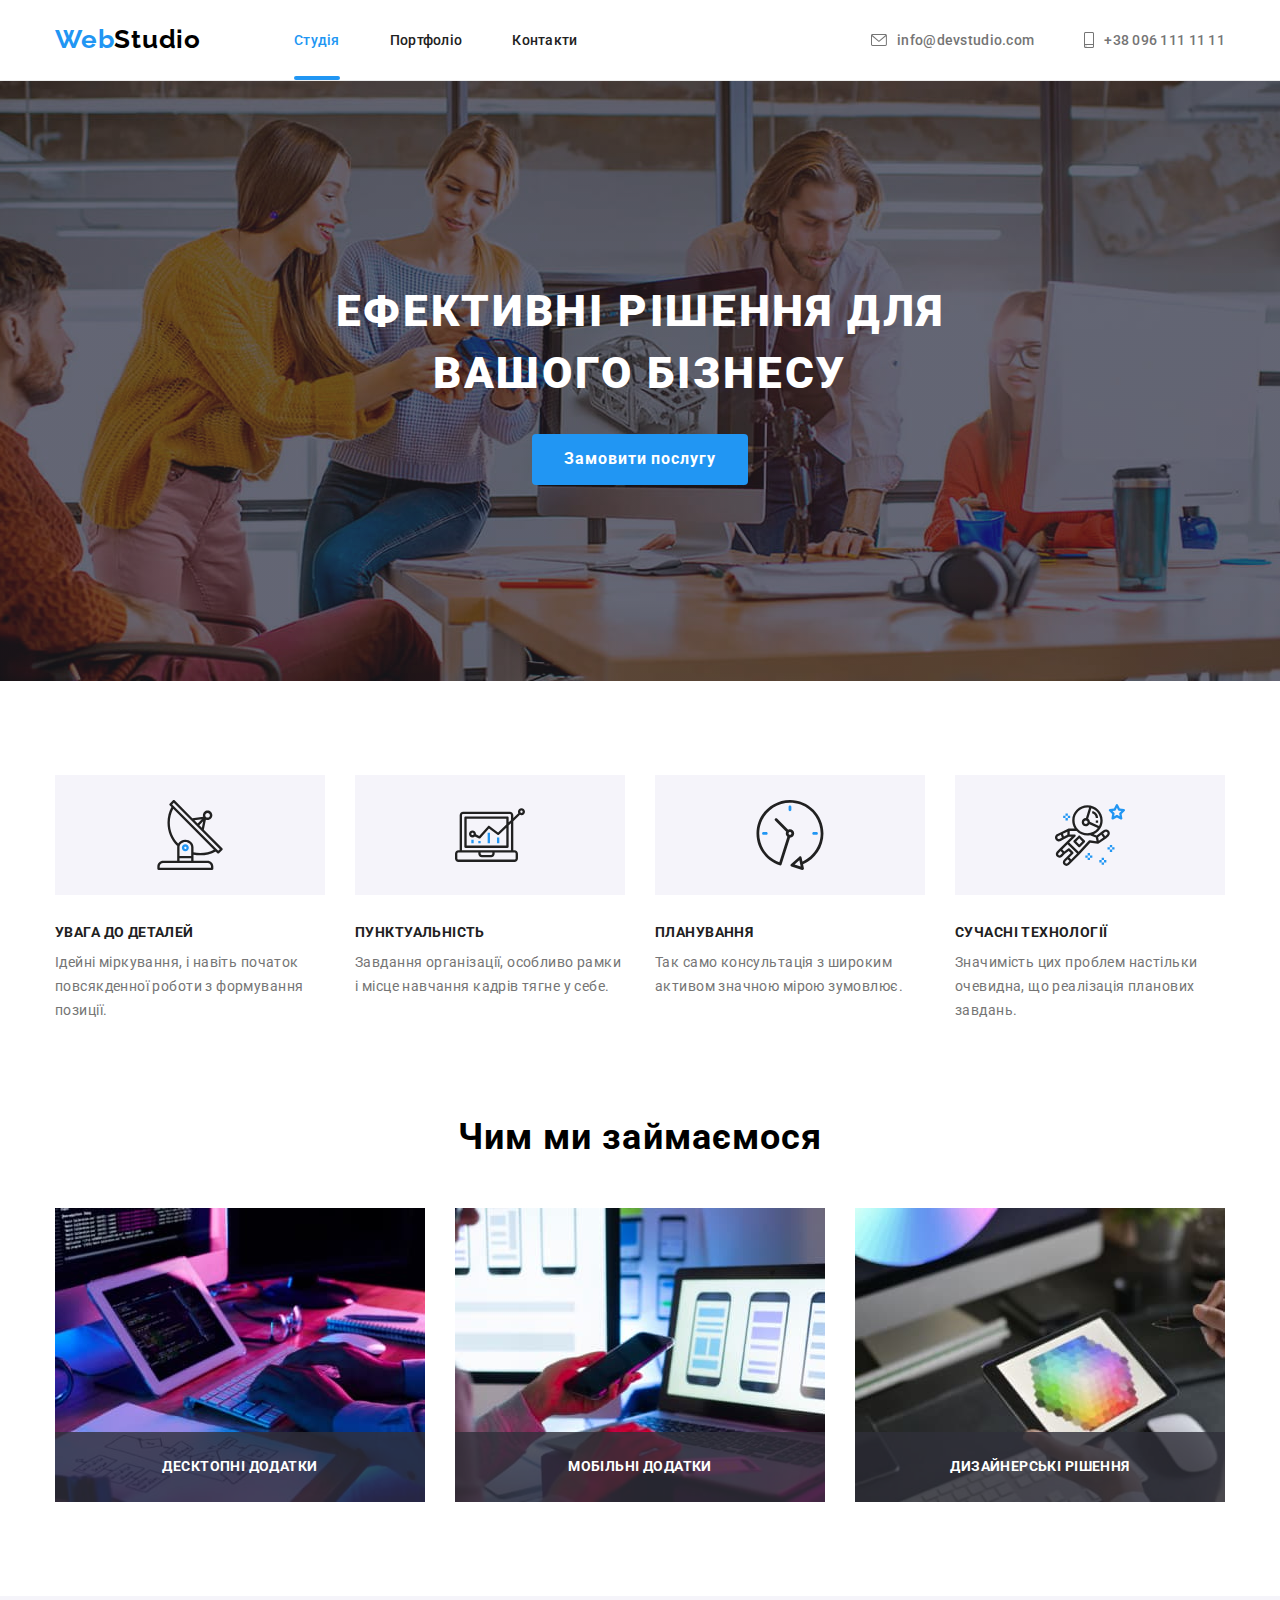
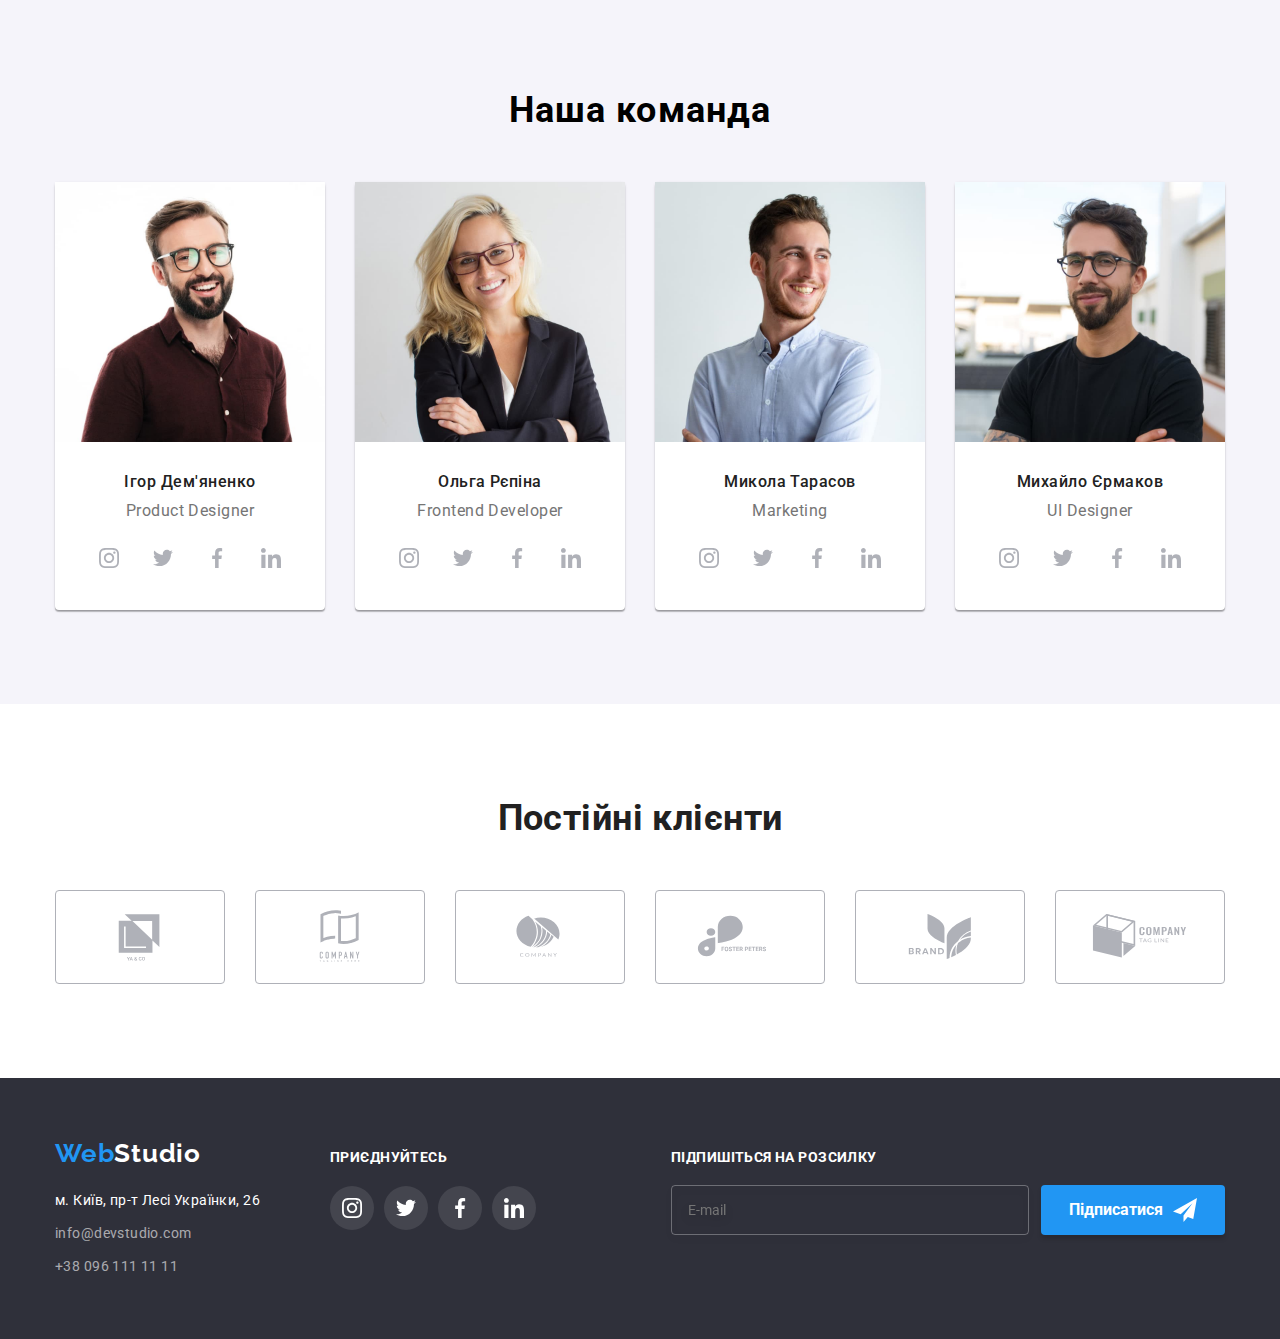
<file: index.html>
<!DOCTYPE html>
<html lang="uk">
  <head>
    <meta charset="UTF-8" />
    <meta http-equiv="X-UA-Compatible" content="IE=edge" />
    <meta name="viewport" content="width=device-width, initial-scale=1.0" />
    <title>WebStudio</title>

    <link rel="preconnect" href="https://fonts.googleapis.com" />
    <link rel="preconnect" href="https://fonts.gstatic.com" crossorigin />
    <link
      href="https://fonts.googleapis.com/css2?family=Raleway:wght@700&family=Roboto:wght@400;500;700;900&display=swap"
      rel="stylesheet"
    />

    <link
      rel="stylesheet"
      href="https://cdnjs.cloudflare.com/ajax/libs/modern-normalize/1.1.0/modern-normalize.min.css"
    />
    <link rel="stylesheet" href="./css/main.min.css">
  </head>
  <body>
    <!-- хeдер -->

    <header class="header">
      <div class="container site-nav">
        <nav class="nav">
          <a href="./index.html" class="logo logo--nav">
            <span class="logo logo--accent">Web</span>Studio
          </a>
          <ul class="nav-list">
            <li class="nav-list__item">
              <a href="./index.html" class="nav-list__link nav-list__link--current">Студія</a>
            </li>
            <li class="nav-list__item">
              <a href="./portfolio.html" class="nav-list__link">Портфоліо</a>
            </li>
            <li class="nav-list__item"><a href="" class="nav-list__link">Контакти</a></li>
          </ul>
        </nav>

        <ul class="contact-list">
          <li class="contact-list__item">
            <a href="mailto:info@devstudio.com" class="contact-list__link">
              <svg class="contact-list__icon" width="16px" height="12px">
                <use href="./images/symbol-defs.svg#icon-envelope"></use>
              </svg>
              info@devstudio.com</a
            >
          </li>
          <li class="contact-list__item">
            <a href="tel:+380961111111" class="contact-list__link">
              <svg class="contact-list__icon" width="10px" height="16px">
                <use href="./images/symbol-defs.svg#icon-smartphone"></use>
              </svg>
              +38 096 111 11 11</a
            >
          </li>
        </ul>
      </div>
    </header>

    <main>
      <!-- герой -->

      <section class="hero">
        <div class="container">
          <h1 class="hero__title">Ефективні рішення для вашого бізнесу</h1>
          <button type="button" class="hero__button" data-modal-open>Замовити послугу</button>
        </div>
      </section>
      <!--переваги -->

      <section class="section">
        <div class="container">
          <h2 class="visual-hiden">Переваги</h2>
          <ul class="benefits">
            <li class="benefits-list__item">
              <div class="benefits-card">
                <svg width="70px" height="70px">
                  <use href="./images/symbol-defs.svg#icon-antenna"></use>
                </svg>
              </div>
              <h3 class="benefits-card__title">Увага до деталей</h3>
              <p class="benefits-card__text">
                Ідейні міркування, і навіть початок повсякденної роботи з формування позиції.
              </p>
            </li>
            <li class="benefits-list__item">
              <div class="benefits-card">
                <svg width="70px" height="70px">
                  <use href="./images/symbol-defs.svg#icon-diagram"></use>
                </svg>
              </div>

              <h3 class="benefits-card__title">Пунктуальність</h3>
              <p class="benefits-card__text">
                Завдання організації, особливо рамки і місце навчання кадрів тягне у себе.
              </p>
            </li>
            <li class="benefits-list__item">
              <div class="benefits-card">
                <svg width="70px" height="70px">
                  <use href="./images/symbol-defs.svg#icon-clock"></use>
                </svg>
              </div>

              <h3 class="benefits-card__title">Планування</h3>
              <p class="benefits-card__text">
                Так само консультація з широким активом значною мірою зумовлює.
              </p>
            </li>
            <li class="benefits-list__item">
              <div class="benefits-card">
                <svg width="70px" height="70px">
                  <use href="./images/symbol-defs.svg#icon-astronaut"></use>
                </svg>
              </div>

              <h3 class="benefits-card__title">Сучасні технології</h3>
              <p class="benefits-card__text">
                Значимість цих проблем настільки очевидна, що реалізація планових завдань.
              </p>
            </li>
          </ul>
        </div>
      </section>

      <!-- Чим ми займаємося-->

      <section class="section section--no-padding">
        <div class="container">
          <h2 class="section__title">Чим ми займаємося</h2>
          <ul class="work-list">
            <li class="work-list__thumb">
              <img src="./images/workimg1.jpg" alt="Работа за комп'ютером" width="370" />
              <p class="work-list__descriprion">Десктопні додатки</p>
            </li>
            <li class="work-list__thumb">
              <img src="./images/workimg2.jpg" alt="Работа за телефоном" width="370" />
              <p class="work-list__descriprion">Мобільні додатки</p>
            </li>
            <li class="work-list__thumb">
              <img src="./images/workimg3.jpg" alt="Работа за планшетом" width="370" />
              <p class="work-list__descriprion">Дизайнерські рішення</p>
            </li>
          </ul>
        </div>
      </section>

      <!-- команда -->

      <section class="section section-team">
        <div class="container">
          <h2 class="section__title">Наша команда</h2>
          <ul class="team-list">
            <li class="team-list__card">
              <img src="./images/teamimg1.jpg" alt="Ігор Дем'яненко" width="270" />
              <div class="team-list__description">
                <h3 class="team-list__subtitle">Ігор Дем'яненко</h3>
                <p class="team-list__position">Product Designer</p>

                <ul class="social">
                  <li class="social__item">
                    <a class="social__link social__link--team" href="">
                      <svg class="social__icon social__icon--team" width="20px" height="20px">
                        <use href="./images/symbol-defs.svg#icon-instagram"></use>
                      </svg>
                    </a>
                  </li>
                  <li class="social__item">
                    <a class="social__link social__link--team" href="">
                      <svg class="social__icon social__icon--team" width="20px" height="20px">
                        <use href="./images/symbol-defs.svg#icon-twitter"></use>
                      </svg>
                    </a>
                  </li>
                  <li class="social__item">
                    <a class="social__link social__link--team" href="">
                      <svg class="social__icon social__icon--team" width="20px" height="20px">
                        <use href="./images/symbol-defs.svg#icon-facebook"></use>
                      </svg>
                    </a>
                  </li>
                  <li class="social__item">
                    <a class="social__link social__link--team" href="">
                      <svg class="social__icon social__icon--team" width="20px" height="20px">
                        <use href="./images/symbol-defs.svg#icon-linkedin"></use>
                      </svg>
                    </a>
                  </li>
                </ul>
              </div>
            </li>
            <li class="team-list__card">
              <img src="./images/teamimg2.jpg" alt="Ольга Рєпіна" width="270" />
              <div class="team-list__description">
                <h3 class="team-list__subtitle">Ольга Рєпіна</h3>
                <p class="team-list__position">Frontend Developer</p>

                 <ul class="social">
                  <li class="social__item">
                    <a class="social__link social__link--team" href="">
                      <svg class="social__icon social__icon--team" width="20px" height="20px">
                        <use href="./images/symbol-defs.svg#icon-instagram"></use>
                      </svg>
                    </a>
                  </li>
                  <li class="social__item">
                    <a class="social__link social__link--team" href="">
                      <svg class="social__icon social__icon--team" width="20px" height="20px">
                        <use href="./images/symbol-defs.svg#icon-twitter"></use>
                      </svg>
                    </a>
                  </li>
                  <li class="social__item">
                    <a class="social__link social__link--team" href="">
                      <svg class="social__icon social__icon--team" width="20px" height="20px">
                        <use href="./images/symbol-defs.svg#icon-facebook"></use>
                      </svg>
                    </a>
                  </li>
                  <li class="social__item">
                    <a class="social__link social__link--team" href="">
                      <svg class="social__icon social__icon--team" width="20px" height="20px">
                        <use href="./images/symbol-defs.svg#icon-linkedin"></use>
                      </svg>
                    </a>
                  </li>
                </ul>
              </div>
            </li>
            <li class="team-list__card">
              <img src="./images/teamimg3.jpg" alt="Микола Тарасов" width="270" />
              <div class="team-list__description">
                <h3 class="team-list__subtitle">Микола Тарасов</h3>
                <p class="team-list__position">Marketing</p>

                 <ul class="social">
                  <li class="social__item">
                    <a class="social__link social__link--team" href="">
                      <svg class="social__icon social__icon--team" width="20px" height="20px">
                        <use href="./images/symbol-defs.svg#icon-instagram"></use>
                      </svg>
                    </a>
                  </li>
                  <li class="social__item">
                    <a class="social__link social__link--team" href="">
                      <svg class="social__icon social__icon--team" width="20px" height="20px">
                        <use href="./images/symbol-defs.svg#icon-twitter"></use>
                      </svg>
                    </a>
                  </li>
                  <li class="social__item">
                    <a class="social__link social__link--team" href="">
                      <svg class="social__icon social__icon--team" width="20px" height="20px">
                        <use href="./images/symbol-defs.svg#icon-facebook"></use>
                      </svg>
                    </a>
                  </li>
                  <li class="social__item">
                    <a class="social__link social__link--team" href="">
                      <svg class="social__icon social__icon--team" width="20px" height="20px">
                        <use href="./images/symbol-defs.svg#icon-linkedin"></use>
                      </svg>
                    </a>
                  </li>
                </ul>
              </div>
            </li>
            <li class="team-list__card">
              <img src="./images/teamimg4.jpg" alt="Михайло Єрмаков" width="270" />
              <div class="team-list__description">
                <h3 class="team-list__subtitle">Михайло Єрмаков</h3>
                <p class="team-list__position">UI Designer</p>

                <ul class="social">
                  <li class="social__item">
                    <a class="social__link social__link--team" href="">
                      <svg class="social__icon social__icon--team" width="20px" height="20px">
                        <use href="./images/symbol-defs.svg#icon-instagram"></use>
                      </svg>
                    </a>
                  </li>
                  <li class="social__item">
                    <a class="social__link social__link--team" href="">
                      <svg class="social__icon social__icon--team" width="20px" height="20px">
                        <use href="./images/symbol-defs.svg#icon-twitter"></use>
                      </svg>
                    </a>
                  </li>
                  <li class="social__item">
                    <a class="social__link social__link--team" href="">
                      <svg class="social__icon social__icon--team" width="20px" height="20px">
                        <use href="./images/symbol-defs.svg#icon-facebook"></use>
                      </svg>
                    </a>
                  </li>
                  <li class="social__item">
                    <a class="social__link social__link--team" href="">
                      <svg class="social__icon social__icon--team" width="20px" height="20px">
                        <use href="./images/symbol-defs.svg#icon-linkedin"></use>
                      </svg>
                    </a>
                  </li>
                </ul>
              </div>
            </li>
          </ul>
        </div>
      </section>

      <!-- клієнти -->

      <section class="section">
        <div class="container">
          <h2 class="clients-title">Постійні клієнти</h2>
          <ul class="clients-list">
            <li class="clients-list__item">
              <a class="clients-list__link" href="">
                <svg class="clients-list__icon" width="106px" height="60px">
                  <use href="./images/symbol-defs.svg#icon-company-one"></use>
                </svg>
              </a>
            </li>
            <li class="clients-list__item">
              <a class="clients-list__link" href="">
                <svg class="clients-list__icon" width="106px" height="60px">
                  <use href="./images/symbol-defs.svg#icon-company-two"></use>
                </svg>
              </a>
            </li>
            <li class="clients-list__item">
              <a class="clients-list__link" href="">
                <svg class="clients-list__icon" width="106px" height="60px">
                  <use href="./images/symbol-defs.svg#icon-company-three"></use>
                </svg>
              </a>
            </li>
            <li class="clients-list__item">
              <a class="clients-list__link" href="">
                <svg class="clients-list__icon" width="106px" height="60px">
                  <use href="./images/symbol-defs.svg#icon-company-four"></use>
                </svg>
              </a>
            </li>
            <li class="clients-list__item">
              <a class="clients-list__link" href="">
                <svg class="clients-list__icon" width="106px" height="60px">
                  <use href="./images/symbol-defs.svg#icon-company-five"></use>
                </svg>
              </a>
            </li>
            <li class="clients-list__item">
              <a class="clients-list__link" href="">
                <svg class="clients-list__icon" width="106px" height="60px">
                  <use href="./images/symbol-defs.svg#icon-company-six"></use>
                </svg>
              </a>
            </li>
          </ul>
        </div>
      </section>
    </main>

    <!-- футер -->

    <footer class="footer">
      <div class="container container--footer">
        <div class="address">
          <a href="./index.html" class="logo logo--footer">
            <span class="logo logo--accent">Web</span>Studio
          </a>
          <address>
            <ul class="footer__list">
              <li class="footer__item">
                <a
                  href="https://goo.gl/maps/CPtrU1FHBa2aNyZL9"
                  target="_blank"
                  rel="noopener noreferrer nofollow"
                  class="footer__address"
                >
                  м. Київ, пр-т Лесі Українки, 26
                </a>
              </li>
              <li class="footer__item">
                <a href="mailto:info@devstudio.com" class="footer__link">info@devstudio.com</a>
              </li>
              <li class="footer__item">
                <a href="tel:+380961111111" class="footer__link">+38 096 111 11 11</a>
              </li>
            </ul>
          </address>
        </div>

        <div>
          <p class="social-title">Приєднуйтесь</p>
          <ul class="social">
            <li class="social__item">
              <a class="social__link" href="">
                <svg class="social__icon" width="20px" height="20px">
                  <use href="./images/symbol-defs.svg#icon-instagram"></use>
                </svg>
              </a>
            </li>
            <li class="social__item">
              <a class="social__link" href="">
                <svg class="social__icon" width="20px" height="20px">
                  <use href="./images/symbol-defs.svg#icon-twitter"></use>
                </svg>
              </a>
            </li>
            <li class="social__item">
              <a class="social__link" href="">
                <svg class="social__icon" width="20px" height="20px">
                  <use href="./images/symbol-defs.svg#icon-facebook"></use>
                </svg>
              </a>
            </li>
            <li class="social__item">
              <a class="social__link" href="">
                <svg class="social__icon" width="20px" height="20px">
                  <use href="./images/symbol-defs.svg#icon-linkedin"></use>
                </svg>
              </a>
            </li>
          </ul>
        </div>

        <div class="subscribtion">
          <p class="subscribtion__title">Підпишіться на розсилку</p>

          <form class="subscribtion__form">
            <label for="mail"></label>
            <input class="subscribtion__input" type="email" name="mail" id="mail" placeholder="E-mail" required />

            <button class="subscribtion__button" type="submit">
              Підписатися
              <svg class="subscribtion__icon" width="24px" height="24px">
                <use href="./images/symbol-defs.svg#icon-icon-send"></use>
              </svg>
            </button>
          </form>
        </div>
      </div>
    </footer>

    <!-- модалка -->

    <div class="backdrop is-hidden" data-modal>
      <div class="modal">
        <button data-modal-close class="modal__close-button" type="button">
          <svg width="18px" height="18px">
            <use href="./images/symbol-defs.svg#icon-close-black"></use>
          </svg>
        </button>

        <form class="form">
          <p class="form__title">Залиште свої дані, ми вам передзвонимо</p>

          <label class="form-field">
            <span class="form-field__label">Ім'я</span>
            <input class="form-field__input" type="text" name="name" required />

            <svg class="form-field__icon" width="18px" height="18px">
              <use href="./images/symbol-defs.svg#icon-person-black"></use>
            </svg>
          </label>

          <label class="form-field">
            <span class="form-field__label">Телефон</span>
            <input class="form-field__input" type="tel" name="tel" required />
            <svg class="form-field__icon" width="18px" height="18px">
              <use href="./images/symbol-defs.svg#icon-phone-black"></use>
            </svg>
          </label>

          <label class="form-field">
            <span class="form-field__label">Пошта</span>
            <input class="form-field__input" type="email" name="mail" required />
            <svg class="form-field__icon" width="18px" height="18px">
              <use href="./images/symbol-defs.svg#icon-email-black"></use>
            </svg>
          </label>

          <div class="form-textarea">
            <label class="form-textarea__label" for="comment">Коментар</label>
            <textarea class="form-textarea__field" name="comment" id="comment" placeholder="Введідь текст"></textarea>
          </div>

          <label class="checkbox">
            <input class="checkbox__input" type="checkbox" name="agreement" />
            <span class="checkbox__icon"></span>
            Погоджуюся з розсилкою та приймаю
            <a class="checkbox__link" href="">Умови договору</a>
          </label>

          <button class="button form__button" type="submit">Відправити</button>
        </form>
      </div>
    </div>

    <script src="./js/modal.js"></script>
  </body>
</html>
</file>
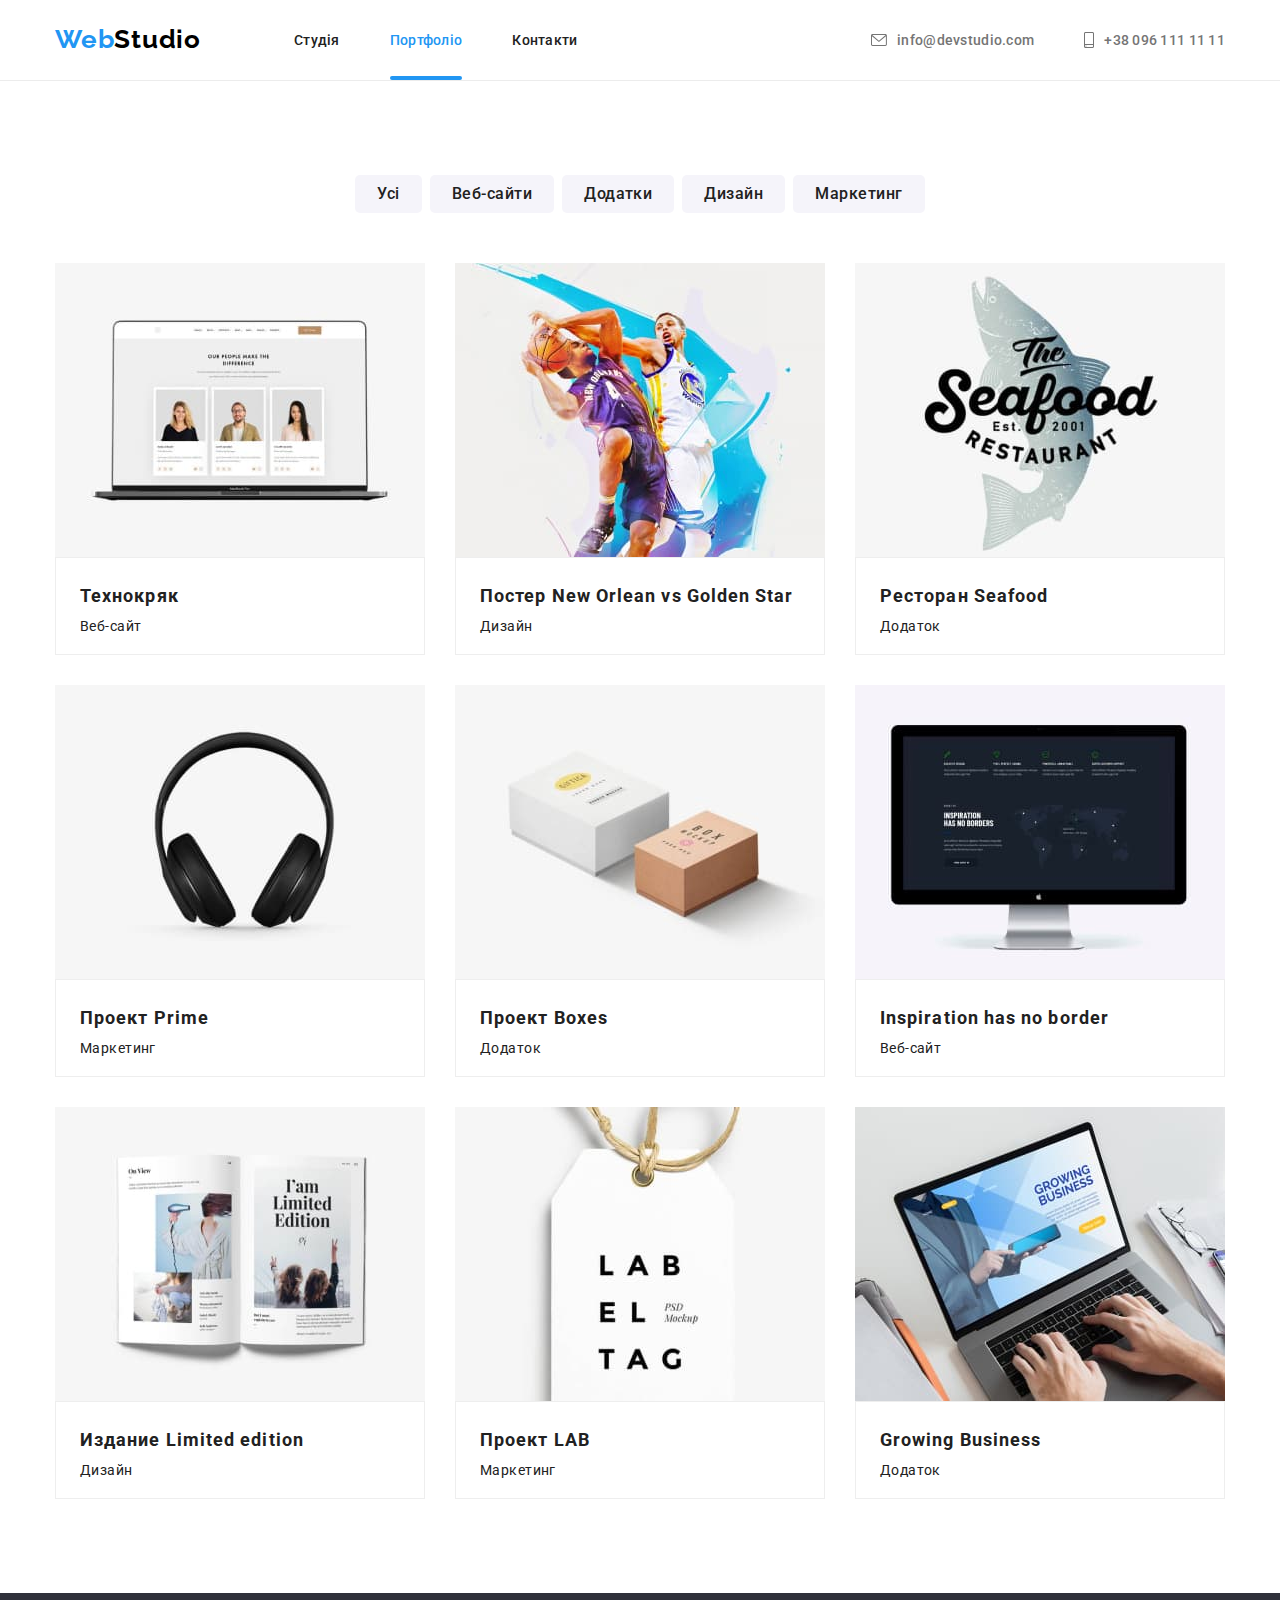
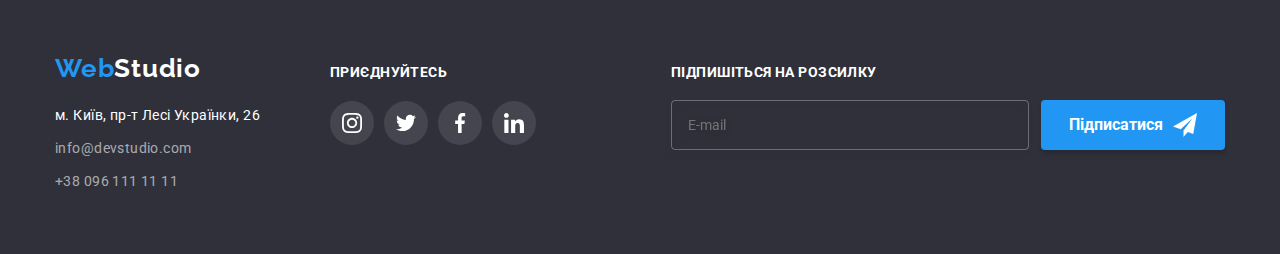
<file: portfolio.html>
<!DOCTYPE html>
<html lang="uk">
  <head>
    <meta charset="UTF-8" />
    <meta http-equiv="X-UA-Compatible" content="IE=edge" />
    <meta name="viewport" content="width=device-width, initial-scale=1.0" />
    <title>WebStudio</title>

    <link rel="preconnect" href="https://fonts.googleapis.com" />
    <link rel="preconnect" href="https://fonts.gstatic.com" crossorigin />
    <link
      href="https://fonts.googleapis.com/css2?family=Raleway:wght@700&family=Roboto:wght@400;500;700;900&display=swap"
      rel="stylesheet"
    />

    <link
      rel="stylesheet"
      href="https://cdnjs.cloudflare.com/ajax/libs/modern-normalize/1.1.0/modern-normalize.min.css"
    />
    <link rel="stylesheet" href="./css/main.min.css" />
  </head>
  <body>
    <!-- хедер -->

    <header class="header">
      <div class="container site-nav">
        <nav class="nav">
          <a href="./index.html" class="logo logo--nav">
            <span class="logo logo--accent">Web</span>Studio
          </a>
          <ul class="nav-list">
            <li class="nav-list__item">
              <a href="./index.html" class="nav-list__link">Студія</a>
            </li>
            <li class="nav-list__item">
              <a href="./portfolio.html" class="nav-list__link nav-list__link--current"
                >Портфоліо</a
              >
            </li>
            <li class="nav-list__item">
              <a href="" class="nav-list__link">Контакти</a>
            </li>
          </ul>
        </nav>

        <ul class="contact-list">
          <li class="contact-list__item">
            <a href="mailto:info@devstudio.com" class="contact-list__link">
              <svg class="contact-list__icon" width="16px" height="12px">
                <use href="./images/symbol-defs.svg#icon-envelope"></use>
              </svg>
              info@devstudio.com</a
            >
          </li>
          <li class="contact-list__item">
            <a href="tel:+380961111111" class="contact-list__link">
              <svg class="contact-list__icon" width="10px" height="16px">
                <use href="./images/symbol-defs.svg#icon-smartphone"></use>
              </svg>
              +38 096 111 11 11</a
            >
          </li>
        </ul>
      </div>
    </header>

    <main>
      <!-- герой -->

      <section class="section">
        <div class="container">
          <h1 class="visual-hiden">Портфоліо</h1>
          <ul class="buttons-list">
            <li class="buttons-list__item">
              <button type=" button" class="button buttons-list__button">Усі</button>
            </li>
            <li class="buttons-list__item">
              <button type=" button" class="button buttons-list__button">Веб-сайти</button>
            </li>
            <li class="buttons-list__item">
              <button type=" button" class="button buttons-list__button">Додатки</button>
            </li>
            <li class="buttons-list__item">
              <button type=" button" class="button buttons-list__button">Дизайн</button>
            </li>
            <li class="buttons-list__item">
              <button type=" button" class="button buttons-list__button">Маркетинг</button>
            </li>
          </ul>

          <ul class="galery">
            <li class="galery__item">
              <a class="galery__thumb" href="">
                <div class="galery__image">
                  <img src="./images/portf1.jpg" alt="Ноутбук" width="370" />
                  <div class="galery__overlay">
                    <p class="galery__overlay-desc">
                      Ресурс пропонує комплексні пропозиції з різним рівнем функціоналу та сервісів.
                      Все це дозволить відвідувачу отримати вичерпні відомості про компанію чи
                      приватну особу.
                    </p>
                  </div>
                </div>
                <div class="galery__meta">
                  <h2 class="galery__title">Технокряк</h2>
                  <p class="galety_type">Веб-сайт</p>
                </div>
              </a>
            </li>
            <li class="galery__item">
              <a href="" class="galery__thumb">
                <div class="galery__image">
                  <img
                    src="./images/portf2.jpg"
                    alt="Баскетбольний матч New Orlean vs Golden Star"
                    width="370"
                  />
                  <div class="galery__overlay">
                    <p class="galery__overlay-desc">
                      Ресурс пропонує комплексні пропозиції з різним рівнем функціоналу та сервісів.
                      Все це дозволить відвідувачу отримати вичерпні відомості про компанію чи
                      приватну особу.
                    </p>
                  </div>
                </div>

                <div class="galery__meta">
                  <h2 class="galery__title">Постер New Orlean vs Golden Star</h2>
                  <p class="galety_type">Дизайн</p>
                </div>
              </a>
            </li>
            <li class="galery__item">
              <a href="" class="galery__thumb">
                <div class="galery__image">
                  <img src="./images/portf3.jpg" alt="Постер ресторана Seafood" width="370" />
                  <div class="galery__overlay">
                    <p class="galery__overlay-desc">
                      Ресурс пропонує комплексні пропозиції з різним рівнем функціоналу та сервісів.
                      Все це дозволить відвідувачу отримати вичерпні відомості про компанію чи
                      приватну особу.
                    </p>
                  </div>
                </div>

                <div class="galery__meta">
                  <h2 class="galery__title">Ресторан Seafood</h2>
                  <p class="galety_type">Додаток</p>
                </div>
              </a>
            </li>
            <li class="galery__item">
              <a href="" class="galery__thumb">
                <div class="galery__image">
                  <img src="./images/portf4.jpg" alt="Навушники" width="370" />
                  <div class="galery__overlay">
                    <p class="galery__overlay-desc">
                      Ресурс пропонує комплексні пропозиції з різним рівнем функціоналу та сервісів.
                      Все це дозволить відвідувачу отримати вичерпні відомості про компанію чи
                      приватну особу.
                    </p>
                  </div>
                </div>

                <div class="galery__meta">
                  <h2 class="galery__title">Проект Prime</h2>
                  <p class="galety_type">Маркетинг</p>
                </div>
              </a>
            </li>
            <li class="galery__item">
              <a href="" class="galery__thumb">
                <div class="galery__image">
                  <img src="./images/portf5.jpg" alt="Дві коробки" width="370" />
                  <div class="galery__overlay">
                    <p class="galery__overlay-desc">
                      Ресурс пропонує комплексні пропозиції з різним рівнем функціоналу та сервісів.
                      Все це дозволить відвідувачу отримати вичерпні відомості про компанію чи
                      приватну особу.
                    </p>
                  </div>
                </div>

                <div class="galery__meta">
                  <h2 class="galery__title">Проект Boxes</h2>
                  <p class="galety_type">Додаток</p>
                </div>
              </a>
            </li>
            <li class="galery__item">
              <a href="" class="galery__thumb">
                <div class="galery__image">
                  <img src="./images/portf6.jpg" alt="Екран монитора" width="370" />
                  <div class="galery__overlay">
                    <p class="galery__overlay-desc">
                      Ресурс пропонує комплексні пропозиції з різним рівнем функціоналу та сервісів.
                      Все це дозволить відвідувачу отримати вичерпні відомості про компанію чи
                      приватну особу.
                    </p>
                  </div>
                </div>

                <div class="galery__meta">
                  <h2 class="galery__title">Inspiration has no border</h2>
                  <p class="galety_type">Веб-сайт</p>
                </div>
              </a>
            </li>
            <li class="galery__item">
              <a href="" class="galery__thumb">
                <div class="galery__image">
                  <img src="./images/portf7.jpg" alt="Відкритий журнал" width="370" />
                  <div class="galery__overlay">
                    <p class="galery__overlay-desc">
                      Ресурс пропонує комплексні пропозиції з різним рівнем функціоналу та сервісів.
                      Все це дозволить відвідувачу отримати вичерпні відомості про компанію чи
                      приватну особу.
                    </p>
                  </div>
                </div>

                <div class="galery__meta">
                  <h2 class="galery__title">Издание Limited edition</h2>
                  <p class="galety_type">Дизайн</p>
                </div>
              </a>
            </li>
            <li class="galery__item">
              <a href="" class="galery__thumb">
                <div class="galery__image">
                  <img src="./images/portf8.jpg" alt="Лейбл проекта LAB" width="370" />
                  <div class="galery__overlay">
                    <p class="galery__overlay-desc">
                      Ресурс пропонує комплексні пропозиції з різним рівнем функціоналу та сервісів.
                      Все це дозволить відвідувачу отримати вичерпні відомості про компанію чи
                      приватну особу.
                    </p>
                  </div>
                </div>

                <div class="galery__meta">
                  <h2 class="galery__title">Проект LAB</h2>
                  <p class="galety_type">Маркетинг</p>
                </div>
              </a>
            </li>
            <li class="galery__item">
              <a href="" class="galery__thumb">
                <div class="galery__image">
                  <img src="./images/portf9.jpg" alt="Людина працює за ноутбуком" width="370" />
                  <div class="galery__overlay">
                    <p class="galery__overlay-desc">
                      Ресурс пропонує комплексні пропозиції з різним рівнем функціоналу та сервісів.
                      Все це дозволить відвідувачу отримати вичерпні відомості про компанію чи
                      приватну особу.
                    </p>
                  </div>
                </div>

                <div class="galery__meta">
                  <h2 class="galery__title">Growing Business</h2>
                  <p class="galety_type">Додаток</p>
                </div>
              </a>
            </li>
          </ul>
        </div>
      </section>
    </main>

    <!-- футер -->

    <footer class="footer">
      <div class="container container--footer">
        <div class="address">
          <a href="./index.html" class="logo logo--footer">
            <span class="logo logo--accent">Web</span>Studio
          </a>
          <address>
            <ul class="footer__list">
              <li class="footer__item">
                <a
                  href="https://goo.gl/maps/CPtrU1FHBa2aNyZL9"
                  target="_blank"
                  rel="noopener noreferrer nofollow"
                  class="footer__address"
                >
                  м. Київ, пр-т Лесі Українки, 26
                </a>
              </li>
              <li class="footer__item">
                <a href="mailto:info@devstudio.com" class="footer__link">info@devstudio.com</a>
              </li>
              <li class="footer__item">
                <a href="tel:+380961111111" class="footer__link">+38 096 111 11 11</a>
              </li>
            </ul>
          </address>
        </div>

        <div>
          <p class="social-title">Приєднуйтесь</p>
          <ul class="social">
            <li class="social__item">
              <a class="social__link" href="">
                <svg class="social__icon" width="20px" height="20px">
                  <use href="./images/symbol-defs.svg#icon-instagram"></use>
                </svg>
              </a>
            </li>
            <li class="social__item">
              <a class="social__link" href="">
                <svg class="social__icon" width="20px" height="20px">
                  <use href="./images/symbol-defs.svg#icon-twitter"></use>
                </svg>
              </a>
            </li>
            <li class="social__item">
              <a class="social__link" href="">
                <svg class="social__icon" width="20px" height="20px">
                  <use href="./images/symbol-defs.svg#icon-facebook"></use>
                </svg>
              </a>
            </li>
            <li class="social__item">
              <a class="social__link" href="">
                <svg class="social__icon" width="20px" height="20px">
                  <use href="./images/symbol-defs.svg#icon-linkedin"></use>
                </svg>
              </a>
            </li>
          </ul>
        </div>

        <div class="subscribtion">
          <p class="subscribtion__title">Підпишіться на розсилку</p>

          <form class="subscribtion__form">
            <label for="mail"></label>
            <input
              class="subscribtion__input"
              type="email"
              name="mail"
              id="mail"
              placeholder="E-mail"
              required
            />

            <button class="subscribtion__button" type="submit">
              Підписатися
              <svg class="subscribtion__icon" width="24px" height="24px">
                <use href="./images/symbol-defs.svg#icon-icon-send"></use>
              </svg>
            </button>
          </form>
        </div>
      </div>
    </footer>
  </body>
</html>
</file>
<file: css/main.min.css>
body{color:var(--main-text-color);font-family:"Roboto",sans-serif;font-size:14px;letter-spacing:.03em;background-color:var(--background-color)}ul{list-style-type:none;margin:0;padding:0}h1,h2,h3,h4,h5,h6,p{margin-top:0;margin-bottom:0}button{display:block;margin:0;cursor:pointer;border:none;border-radius:4px}img{display:block;max-width:100%;height:auto}.container{width:1200px;padding-left:15px;padding-right:15px;margin-left:auto;margin-right:auto}.section{padding-top:94px;padding-bottom:94px}.section--no-padding{padding-top:0}address{font-style:normal}.visual-hiden{position:absolute;width:1px;height:1px;margin:-1px;border:0;padding:0;white-space:nowrap;-webkit-clip-path:inset(100%);clip-path:inset(100%);clip:rect(0 0 0 0);overflow:hidden}.section__title{color:var(--main-black-color);font-weight:700;font-size:36px;line-height:1.16;text-align:center;letter-spacing:.03em;margin:0 auto 50px}.logo{font-family:"Raleway",sans-serif;font-weight:700;font-size:26px;line-height:1.2;letter-spacing:.03em;text-decoration:none}.logo--nav{color:#000;margin-right:93px;padding-top:24px;padding-bottom:25px}.logo--accent{color:#2196f3}.logo--footer{color:#fff;display:inline-block;padding:0;margin-bottom:20px}.social{display:-webkit-box;display:-ms-flexbox;display:flex;-webkit-box-align:center;-ms-flex-align:center;align-items:center;-webkit-box-pack:center;-ms-flex-pack:center;justify-content:center}.social__link{display:-webkit-box;display:-ms-flexbox;display:flex;width:44px;height:44px;border-radius:50%;-webkit-box-align:center;-ms-flex-align:center;align-items:center;-webkit-box-pack:center;-ms-flex-pack:center;justify-content:center;background-color:rgba(255,255,255,.1);-webkit-transition:background-color 250ms cubic-bezier(0.4, 0, 0.2, 1);transition:background-color 250ms cubic-bezier(0.4, 0, 0.2, 1)}.social__link:hover,.social__link:focus{background-color:#2196f3;color:#fff}.social__item:not(:last-child){margin-right:10px}.social__icon{fill:#fff}.header{border-bottom:1px solid #ececec}.site-nav{display:-webkit-box;display:-ms-flexbox;display:flex;-webkit-box-align:center;-ms-flex-align:center;align-items:center}.nav{display:-webkit-box;display:-ms-flexbox;display:flex;-webkit-box-align:center;-ms-flex-align:center;align-items:center}.nav-list{display:-webkit-box;display:-ms-flexbox;display:flex}.nav-list__item:not(:first-child){margin-left:50px}.nav-list__link{position:relative;padding-top:32px;padding-bottom:32px;color:#212121;font-weight:500;font-size:14px;line-height:1.14;letter-spacing:.02em;text-decoration:none;-webkit-transition:color 250ms cubic-bezier(0.4, 0, 0.2, 1);transition:color 250ms cubic-bezier(0.4, 0, 0.2, 1)}.nav-list__link:hover,.nav-list__link:focus{color:#2196f3}.nav-list__link--current{color:#2196f3}.nav-list__link--current::after{content:"";position:absolute;left:0;bottom:0;display:block;width:100%;height:4px;border-radius:2px;background-color:#2196f3}.contact-list{display:-webkit-box;display:-ms-flexbox;display:flex;-webkit-box-align:center;-ms-flex-align:center;align-items:center;margin-left:auto}.contact-list__link{position:relative;display:-webkit-box;display:-ms-flexbox;display:flex;-webkit-box-align:center;-ms-flex-align:center;align-items:center;color:#757575;font-weight:500;font-size:14px;line-height:1.14px;letter-spacing:.02em;text-decoration:none;-webkit-transition:color 250ms cubic-bezier(0.4, 0, 0.2, 1);transition:color 250ms cubic-bezier(0.4, 0, 0.2, 1)}.contact-list__link:hover,.contact-list__link:focus{color:#2196f3}.contact-list__item:not(:first-child){margin-left:50px}.contact-list__icon{fill:currentColor;margin-right:10px}.hero{background-color:#2f303a;max-width:1600px;height:600px;padding-top:200px;padding-bottom:200px;margin:0 auto;background-image:-webkit-gradient(linear, left top, left bottom, from(rgba(47, 48, 58, 0.4)), to(rgba(47, 48, 58, 0.4))),url(../images/bgcimage.jpg);background-image:linear-gradient(rgba(47, 48, 58, 0.4), rgba(47, 48, 58, 0.4)),url(../images/bgcimage.jpg);background-position:center;background-size:cover;background-repeat:no-repeat}.hero__title{color:#fff;font-weight:900;font-size:44px;line-height:1.4;text-align:center;letter-spacing:.06em;text-transform:uppercase;width:696px;margin:0 auto 30px}.hero__button{display:-webkit-box;display:-ms-flexbox;display:flex;-webkit-box-align:center;-ms-flex-align:center;align-items:center;text-align:center;margin:0 auto;min-width:200px;padding:10px 32px;color:#fff;background-color:#2196f3;font-family:inherit;font-weight:700;font-size:16px;line-height:1.9;letter-spacing:.06em;border-style:none;border-radius:4px;cursor:pointer;-webkit-transition:background-color 250ms cubic-bezier(0.4, 0, 0.2, 1);transition:background-color 250ms cubic-bezier(0.4, 0, 0.2, 1)}.hero__button:hover,.hero__button:focus{background-color:#1f84d7}.backdrop{position:fixed;top:0;left:0;width:100%;height:100%;background-color:rgba(0,0,0,.2);opacity:1;-webkit-transition:opacity 250ms cubic-bezier(0.4, 0, 0.2, 1),visibility 250ms cubic-bezier(0.4, 0, 0.2, 1);transition:opacity 250ms cubic-bezier(0.4, 0, 0.2, 1),visibility 250ms cubic-bezier(0.4, 0, 0.2, 1)}.backdrop.is-hidden{visibility:hidden;opacity:0;pointer-events:none}.backdrop.is-hidden .modal{-webkit-transform:translate(-50%, -50%) scale(1.1);transform:translate(-50%, -50%) scale(1.1);opacity:0}.modal{position:absolute;top:50%;left:50%;min-width:528px;min-height:581px;background-color:#fff;opacity:1;-webkit-transform:translate(-50%, -50%) scale(1);transform:translate(-50%, -50%) scale(1);-webkit-transition:opacity 250ms cubic-bezier(0.4, 0, 0.2, 1),-webkit-transform 250ms cubic-bezier(0.4, 0, 0.2, 1);transition:opacity 250ms cubic-bezier(0.4, 0, 0.2, 1),-webkit-transform 250ms cubic-bezier(0.4, 0, 0.2, 1);transition:transform 250ms cubic-bezier(0.4, 0, 0.2, 1),opacity 250ms cubic-bezier(0.4, 0, 0.2, 1);transition:transform 250ms cubic-bezier(0.4, 0, 0.2, 1),opacity 250ms cubic-bezier(0.4, 0, 0.2, 1),-webkit-transform 250ms cubic-bezier(0.4, 0, 0.2, 1);border-radius:4px;-webkit-box-shadow:0px 2px 1px 0px rgba(0,0,0,.2),0px 1px 1px 0px rgba(0,0,0,.14),0px 1px 3px 0px rgba(0,0,0,.12);box-shadow:0px 2px 1px 0px rgba(0,0,0,.2),0px 1px 1px 0px rgba(0,0,0,.14),0px 1px 3px 0px rgba(0,0,0,.12)}.modal__close-button{position:absolute;top:8px;right:8px;display:-webkit-box;display:-ms-flexbox;display:flex;-webkit-box-pack:center;-ms-flex-pack:center;justify-content:center;-webkit-box-align:center;-ms-flex-align:center;align-items:center;width:30px;height:30px;border-radius:50%;fill:#212121;background-color:#fff;border:1px solid rgba(0,0,0,.1);-webkit-transition:fill 250ms cubic-bezier(0.4, 0, 0.2, 1);transition:fill 250ms cubic-bezier(0.4, 0, 0.2, 1)}.modal__close-button:hover{fill:#2196f3}.form{padding:40px}.form-field__label{margin-bottom:4px;color:#757575;font-size:12px;line-height:1.16;letter-spacing:.01em}.form-field{display:-webkit-box;display:-ms-flexbox;display:flex;-webkit-box-orient:vertical;-webkit-box-direction:normal;-ms-flex-direction:column;flex-direction:column;position:relative;margin-bottom:10px}.form__title{margin-bottom:30px;color:#212121;font-weight:700;font-size:20px;line-height:1.15;text-align:center}.form-field__input{width:448px;height:40px;border:1px solid rgba(33,33,33,.2);border-radius:4px;padding-left:35px;outline:1px solid rgba(0,0,0,0);color:#212121;-webkit-transition:bordrer-color 250ms cubic-bezier(0.4, 0, 0.2, 1);transition:bordrer-color 250ms cubic-bezier(0.4, 0, 0.2, 1)}.form-field__input:focus{border-color:#2196f3}.form-field__icon{position:absolute;left:12px;bottom:11px;fill:#212121;-webkit-transition:fill 250ms cubic-bezier(0.4, 0, 0.2, 1);transition:fill 250ms cubic-bezier(0.4, 0, 0.2, 1)}.form-field__input:focus+.form-field__icon{fill:#2196f3}.form-textarea{display:-webkit-box;display:-ms-flexbox;display:flex;-webkit-box-orient:vertical;-webkit-box-direction:normal;-ms-flex-direction:column;flex-direction:column;margin-bottom:20px}.form-textarea__label{margin-bottom:4px;color:#757575;font-size:12px;line-height:1.16;letter-spacing:.01em}.form-textarea__field{resize:none;width:100%;height:120px;padding:12px 16px;border:1px solid rgba(33,33,33,.2);border-radius:4px;outline:1px solid rgba(0,0,0,0);-webkit-transition:border 250ms cubic-bezier(0.4, 0, 0.2, 1);transition:border 250ms cubic-bezier(0.4, 0, 0.2, 1)}.form-textarea__field:hover,.form-textarea__field:focus{border:1px solid #2196f3}.form-field:focus-within .form-field__input,.form-field:hover .form-field__input{border:1px solid #2196f3}.form-field:focus-within .form-field__icon,.form-field:hover .form-field__icon{fill:#2196f3}.checkbox{display:-webkit-box;display:-ms-flexbox;display:flex;-webkit-box-align:center;-ms-flex-align:center;align-items:center;margin-bottom:30px;padding-right:11px;padding-left:12px}.checkbox__input{position:absolute;width:1px;height:1px;margin:-1px;border:0;padding:0;white-space:nowrap;-webkit-clip-path:inset(100%);clip-path:inset(100%);clip:rect(0 0 0 0);overflow:hidden}.checkbox__icon{width:16px;height:15px;margin-right:8px;border:2px solid #212121;border-radius:4px;-webkit-transition:background-color 250ms cubic-bezier(0.4, 0, 0.2, 1),background-image 250ms cubic-bezier(0.4, 0, 0.2, 1),border-color 250ms cubic-bezier(0.4, 0, 0.2, 1);transition:background-color 250ms cubic-bezier(0.4, 0, 0.2, 1),background-image 250ms cubic-bezier(0.4, 0, 0.2, 1),border-color 250ms cubic-bezier(0.4, 0, 0.2, 1)}.checkbox__input:checked+.checkbox__icon{background-color:#2196f3;background-image:url(../images/iconcheck1.svg);background-size:contain;background-position:center;background-origin:border-box;border-color:#2196f3}.checkbox__link{color:#2196f3;text-decoration:underline;-webkit-text-decoration-skip-ink:none;text-decoration-skip-ink:none;margin-left:4px;-webkit-transition:color 250ms cubic-bezier(0.4, 0, 0.2, 1);transition:color 250ms cubic-bezier(0.4, 0, 0.2, 1)}.checkbox__link:hover,.checkbox__link:focus{color:#188ce8}.form__button{display:-webkit-box;display:-ms-flexbox;display:flex;margin:0 auto;padding:10px 52px;font-family:inherit;font-weight:700;font-size:16px;line-height:1.88;letter-spacing:.06em;color:#fff;background-color:#2196f3;-webkit-box-shadow:0px 4px 4px rgba(0,0,0,.15);box-shadow:0px 4px 4px rgba(0,0,0,.15);border-radius:4px;border:0px;cursor:pointer;-webkit-transition:background-color 250ms cubic-bezier(0.4, 0, 0.2, 1),-webkit-box-shadow 250ms cubic-bezier(0.4, 0, 0.2, 1);transition:background-color 250ms cubic-bezier(0.4, 0, 0.2, 1),-webkit-box-shadow 250ms cubic-bezier(0.4, 0, 0.2, 1);transition:background-color 250ms cubic-bezier(0.4, 0, 0.2, 1),box-shadow 250ms cubic-bezier(0.4, 0, 0.2, 1);transition:background-color 250ms cubic-bezier(0.4, 0, 0.2, 1),box-shadow 250ms cubic-bezier(0.4, 0, 0.2, 1),-webkit-box-shadow 250ms cubic-bezier(0.4, 0, 0.2, 1)}.form__button:hover,.form__button:focus{background-color:#188ce8;-webkit-box-shadow:0px 4px 4px rgba(0,0,0,.15);box-shadow:0px 4px 4px rgba(0,0,0,.15)}.benefits{display:-webkit-box;display:-ms-flexbox;display:flex;-webkit-box-pack:justify;-ms-flex-pack:justify;justify-content:space-between}.benefits-list__item:not(:last-child){width:270px;margin-right:30px}.benefits-card{display:-webkit-box;display:-ms-flexbox;display:flex;-webkit-box-pack:center;-ms-flex-pack:center;justify-content:center;-webkit-box-align:center;-ms-flex-align:center;align-items:center;width:270px;height:120px;margin-bottom:30px;background-color:#f5f4fa}.benefits-card__title{color:#212121;font-weight:700;font-size:14px;line-height:1.14;letter-spacing:.03em;text-transform:uppercase;margin-bottom:10px}.benefits-card__text{color:#757575;font-size:14px;line-height:1.7;letter-spacing:.03em}.work-list{display:-webkit-box;display:-ms-flexbox;display:flex}.work-list__thumb{position:relative}.work-list__thumb:not(:last-child){margin-right:30px}.work-list__descriprion{position:absolute;left:0;bottom:0;width:100%;height:70px;display:-webkit-box;display:-ms-flexbox;display:flex;-webkit-box-pack:center;-ms-flex-pack:center;justify-content:center;-webkit-box-align:center;-ms-flex-align:center;align-items:center;font-weight:700;line-height:1.14;text-transform:uppercase;color:#fff;background-color:rgba(47,48,58,.8)}.section-team{background-color:#f5f4fa}.team-list__subtitle{color:#212121;font-weight:500;font-size:16px;line-height:1.2;text-align:center;letter-spacing:.03em;margin-bottom:10px}.team-list__position{color:#757575;font-size:16px;line-height:1.2;text-align:center;letter-spacing:.03em;margin-bottom:16px}.team-list__description{padding:30px 0}.team-list{display:-webkit-box;display:-ms-flexbox;display:flex}.team-list__card{width:270px;background-color:#fff;-webkit-box-shadow:0px 1px 3px rgba(0,0,0,.12),0px 1px 1px rgba(0,0,0,.14),0px 2px 1px rgba(0,0,0,.2);box-shadow:0px 1px 3px rgba(0,0,0,.12),0px 1px 1px rgba(0,0,0,.14),0px 2px 1px rgba(0,0,0,.2);border-radius:4px}.team-list__card:not(:last-child){margin-right:30px}.social__icon--team{fill:currentColor}.social__link--team{color:#afb1b8;background-color:#fff;-webkit-transition:color 250ms cubic-bezier(0.4, 0, 0.2, 1),background-color 250ms cubic-bezier(0.4, 0, 0.2, 1);transition:color 250ms cubic-bezier(0.4, 0, 0.2, 1),background-color 250ms cubic-bezier(0.4, 0, 0.2, 1)}.social__link--team-team:hover,.social__link--team--team:focus{color:#fff;background-color:#2196f3}.clients-title{color:#212121;font-weight:700;font-size:36px;line-height:1.16;text-align:center;margin-bottom:50px}.clients-list{display:-webkit-box;display:-ms-flexbox;display:flex;-webkit-box-pack:center;-ms-flex-pack:center;justify-content:center}.clients-list__item:not(:last-child){margin-right:30px}.clients-list__icon{fill:currentColor}.clients-list__link{display:-webkit-box;display:-ms-flexbox;display:flex;-webkit-box-pack:center;-ms-flex-pack:center;justify-content:center;-webkit-box-align:center;-ms-flex-align:center;align-items:center;width:170px;height:94px;color:#afb1b8;border:1px solid #afb1b8;border-radius:4px;-webkit-transition:color 250ms cubic-bezier(0.4, 0, 0.2, 1),border-color 250ms cubic-bezier(0.4, 0, 0.2, 1);transition:color 250ms cubic-bezier(0.4, 0, 0.2, 1),border-color 250ms cubic-bezier(0.4, 0, 0.2, 1)}.clients-list__link:hover,.clients-list__link:focus{border-color:#2196f3;color:#2196f3}.footer{background-color:#2f303a;padding:60px 0}.container--footer{display:-webkit-box;display:-ms-flexbox;display:flex;-webkit-box-align:baseline;-ms-flex-align:baseline;align-items:baseline}.address{margin-right:70px}.logo--footer{color:#fff;display:inline-block;padding:0;margin-bottom:20px}.footer__address{color:#fff;font-weight:400;font-size:14px;line-height:1.7;letter-spacing:.03em;text-decoration:none;-webkit-transition:color 250ms cubic-bezier(0.4, 0, 0.2, 1);transition:color 250ms cubic-bezier(0.4, 0, 0.2, 1)}.footer__address:hover,.footer__address:focus{color:#2196f3}.footer__item:not(:last-child){margin-bottom:9px}.footer__link{color:rgba(255,255,255,.6);font-weight:400;font-size:14px;line-height:1.7;letter-spacing:.03em;text-decoration:none;display:inline-block;-webkit-transition:color 250ms cubic-bezier(0.4, 0, 0.2, 1);transition:color 250ms cubic-bezier(0.4, 0, 0.2, 1)}.footer__link:hover,.footer__link:focus{color:#2196f3}.social-title{color:#fff;font-weight:700;font-size:14px;line-height:1.14;text-transform:uppercase;margin-bottom:20px}.subscribtion{margin-left:auto}.subscribtion__form{display:-webkit-box;display:-ms-flexbox;display:flex;-webkit-box-align:center;-ms-flex-align:center;align-items:center}.subscribtion__icon{margin-left:10px}.subscribtion__input{width:358px;height:50px;background-color:rgba(0,0,0,0);padding:15px 16px 15px;border:1px solid rgba(255,255,255,.3);-webkit-filter:drop-shadow(0px 4px 4px rgba(0, 0, 0, 0.15));filter:drop-shadow(0px 4px 4px rgba(0, 0, 0, 0.15));border-radius:4px;outline:1px solid rgba(0,0,0,0);color:#fff;-webkit-transition:border-color 250ms cubic-bezier(0.4, 0, 0.2, 1);transition:border-color 250ms cubic-bezier(0.4, 0, 0.2, 1)}.subscribtion__input:focus{border-color:#fff}.subscribtion__title{margin-bottom:20px;color:#fff;font-weight:700;font-size:14px;line-height:16px;letter-spacing:.03em;text-transform:uppercase}.subscribtion__button{display:-webkit-box;display:-ms-flexbox;display:flex;-webkit-box-align:center;-ms-flex-align:center;align-items:center;text-align:center;margin-left:12px;padding:10px 28px;font-family:inherit;font-weight:700;font-size:16px;line-height:1.88;color:#fff;background-color:#2196f3;-webkit-box-shadow:0px 4px 4px rgba(0,0,0,.15);box-shadow:0px 4px 4px rgba(0,0,0,.15);border-radius:4px;border:0px;cursor:pointer;-webkit-transition:background-color 250ms cubic-bezier(0.4, 0, 0.2, 1);transition:background-color 250ms cubic-bezier(0.4, 0, 0.2, 1)}.subscribtion__button:hover,.subscribtion__button:focus{background-color:#1f84d7}.buttons-list{display:-webkit-box;display:-ms-flexbox;display:flex;-webkit-box-pack:center;-ms-flex-pack:center;justify-content:center;margin-bottom:50px}.buttons-list__item:not(:first-child){margin-left:8px}.buttons-list__button{color:#212121;background-color:#f5f4fa;font-family:inherit;font-style:normal;font-weight:500;font-size:16px;line-height:1.6;text-align:center;letter-spacing:.03em;border-style:none;border-radius:5px;cursor:pointer;padding:6px 22px;-webkit-transition:color 250ms cubic-bezier(0.4, 0, 0.2, 1),background-color 250ms cubic-bezier(0.4, 0, 0.2, 1),-webkit-box-shadow 250ms cubic-bezier(0.4, 0, 0.2, 1);transition:color 250ms cubic-bezier(0.4, 0, 0.2, 1),background-color 250ms cubic-bezier(0.4, 0, 0.2, 1),-webkit-box-shadow 250ms cubic-bezier(0.4, 0, 0.2, 1);transition:color 250ms cubic-bezier(0.4, 0, 0.2, 1),background-color 250ms cubic-bezier(0.4, 0, 0.2, 1),box-shadow 250ms cubic-bezier(0.4, 0, 0.2, 1);transition:color 250ms cubic-bezier(0.4, 0, 0.2, 1),background-color 250ms cubic-bezier(0.4, 0, 0.2, 1),box-shadow 250ms cubic-bezier(0.4, 0, 0.2, 1),-webkit-box-shadow 250ms cubic-bezier(0.4, 0, 0.2, 1)}.buttons-list__button:hover,.buttons-list__button:focus{color:#fff;background-color:#2196f3;-webkit-box-shadow:0px 3px 1px rgba(0,0,0,.12),0px 1px 2px rgba(0,0,0,.08),0px 2px 2px rgba(0,0,0,.12);box-shadow:0px 3px 1px rgba(0,0,0,.12),0px 1px 2px rgba(0,0,0,.08),0px 2px 2px rgba(0,0,0,.12)}.galery{display:-webkit-box;display:-ms-flexbox;display:flex;-ms-flex-wrap:wrap;flex-wrap:wrap}.galery__item{width:calc((100% - 60px)/3);margin-right:30px;margin-bottom:30px;-webkit-transition:-webkit-box-shadow 250ms cubic-bezier(0.4, 0, 0.2, 1);transition:-webkit-box-shadow 250ms cubic-bezier(0.4, 0, 0.2, 1);transition:box-shadow 250ms cubic-bezier(0.4, 0, 0.2, 1);transition:box-shadow 250ms cubic-bezier(0.4, 0, 0.2, 1), -webkit-box-shadow 250ms cubic-bezier(0.4, 0, 0.2, 1)}.galery__item:nth-child(3n){margin-right:0}.galery__item:nth-last-child(-n+3){margin-bottom:0}.galery__thumb{display:block;color:#212121;text-decoration:none}.galery__thumb:hover,.galery__thumb:focus{-webkit-box-shadow:0px 1px 1px rgba(0,0,0,.12),0px 4px 4px rgba(0,0,0,.06),1px 4px 6px rgba(0,0,0,.16);box-shadow:0px 1px 1px rgba(0,0,0,.12),0px 4px 4px rgba(0,0,0,.06),1px 4px 6px rgba(0,0,0,.16)}.galery__thumb:hover .galery__overlay,.galery__thumb:focus .galery__overlay{-webkit-transform:translateY(0);transform:translateY(0)}.galery__title{color:#212121;font-weight:700;font-size:18px;line-height:2;letter-spacing:.06em;margin-bottom:4px}.galery__type{color:#212121;font-size:16px;line-height:1.8;letter-spacing:.03em}.galery__meta{border:1px solid #eee;padding:20px 24px}.galery__image{position:relative;overflow:hidden}.galery__overlay{position:absolute;left:0;top:0;width:100%;padding:63px 24px;background:rgba(33,150,243,.9);-webkit-transform:translateY(100%);transform:translateY(100%);-webkit-transition:-webkit-transform 250ms cubic-bezier(0.4, 0, 0.2, 1);transition:-webkit-transform 250ms cubic-bezier(0.4, 0, 0.2, 1);transition:transform 250ms cubic-bezier(0.4, 0, 0.2, 1);transition:transform 250ms cubic-bezier(0.4, 0, 0.2, 1), -webkit-transform 250ms cubic-bezier(0.4, 0, 0.2, 1)}.galery__overlay-desc{font-weight:400;font-size:18px;line-height:1.56;color:#fff}/*# sourceMappingURL=main.min.css.map */
</file>
